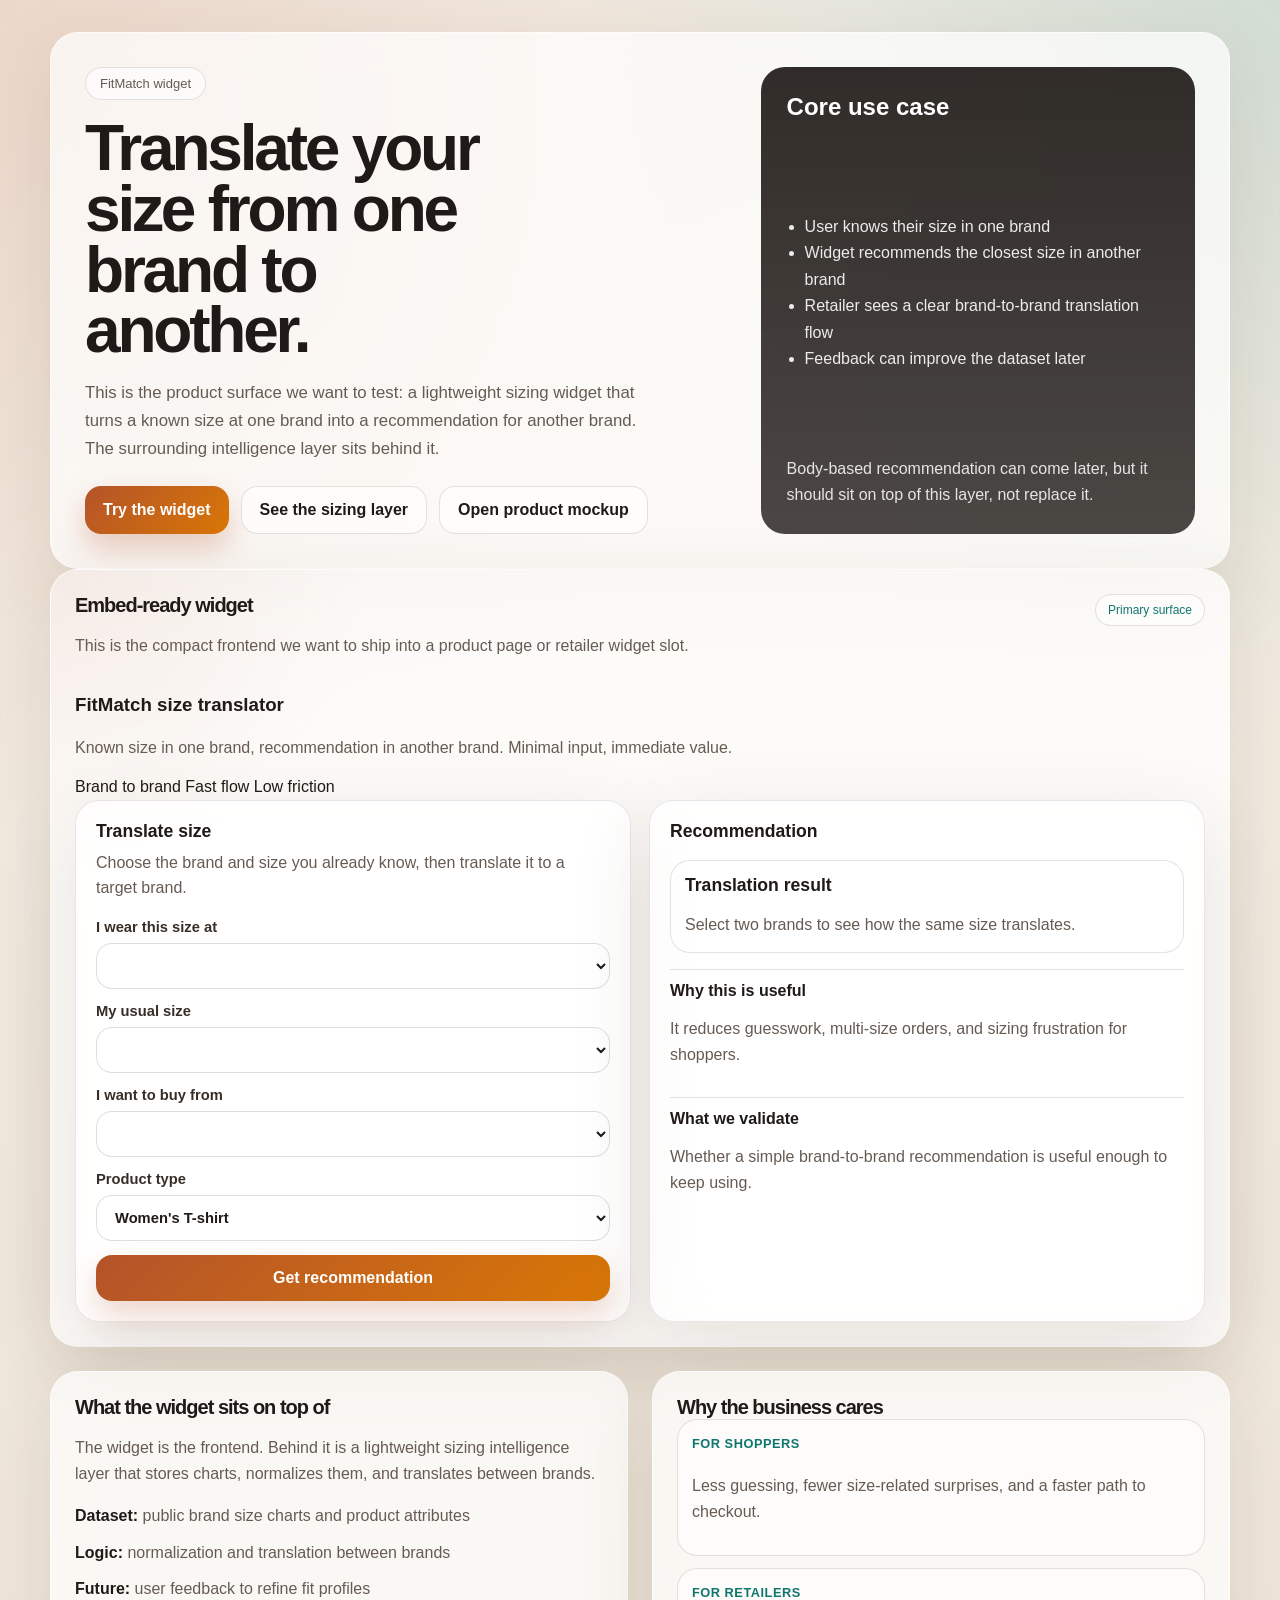
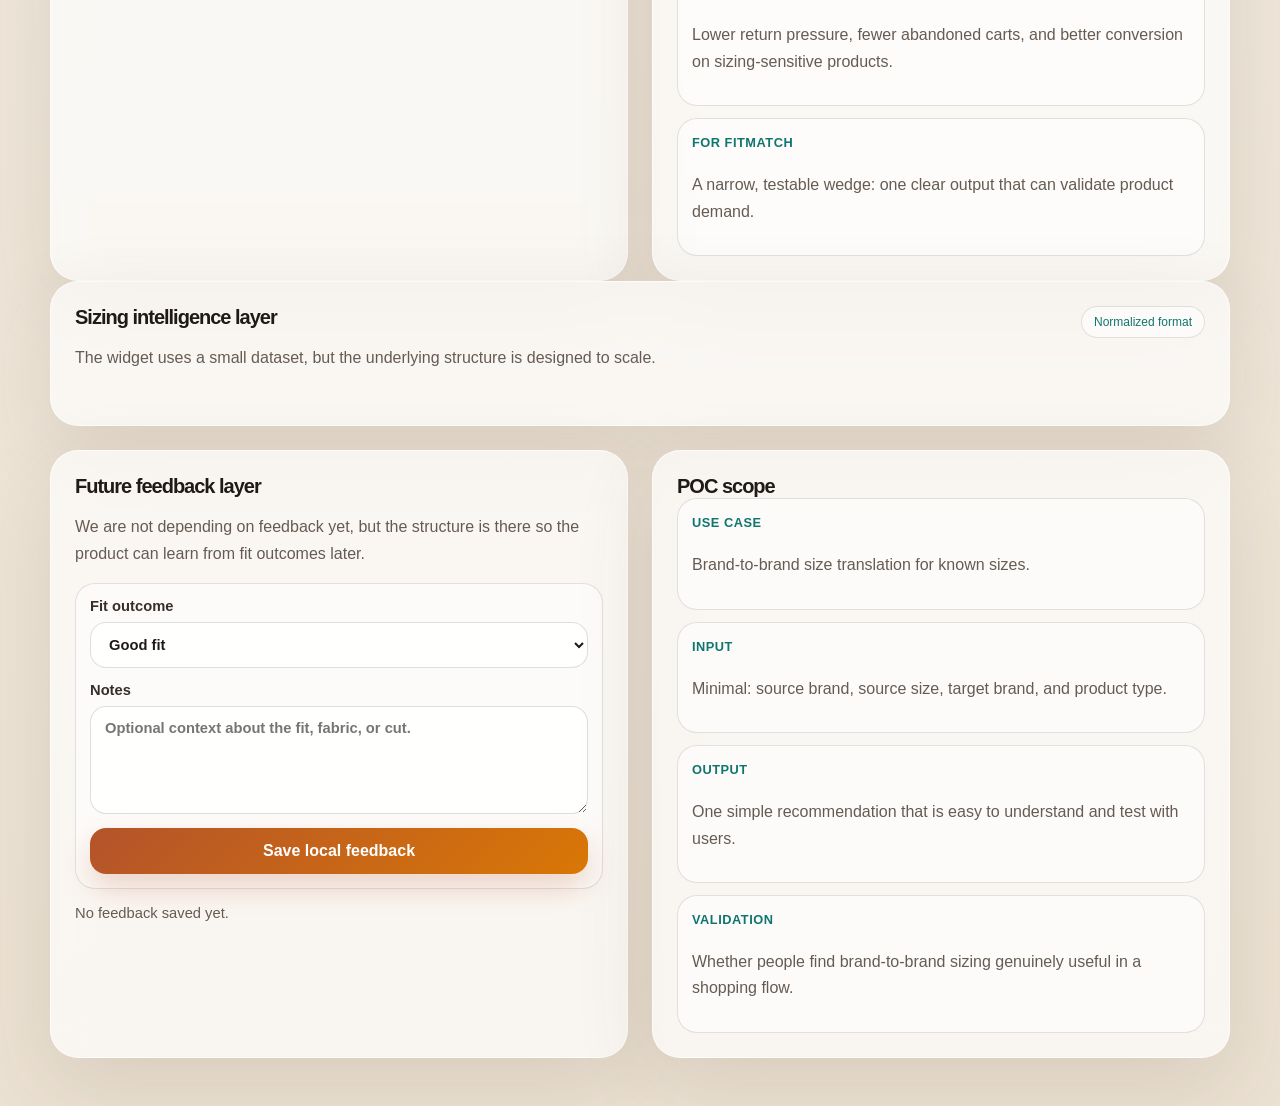
<file: index.html>
<!doctype html>
<html lang="en">
<head>
  <meta charset="utf-8" />
  <meta name="viewport" content="width=device-width, initial-scale=1" />
  <title>FitMatch - Sizing Intelligence Layer</title>
  <meta name="description" content="FitMatch helps translate and compare sizes across brands with a lightweight sizing intelligence layer." />
  <link rel="stylesheet" href="./css/styles.css?v=20260419-5" />
  <script src="./js/data.js?v=20260419-5" defer></script>
  <script src="./js/normalization.js?v=20260419-5" defer></script>
  <script src="./js/translator.js?v=20260419-5" defer></script>
  <script src="./js/app.js?v=20260419-5" defer></script>
</head>
<body>
  <main class="app-shell">
    <section class="hero card">
      <div class="hero-copy">
        <div class="eyebrow">FitMatch widget</div>
        <h1>Translate your size from one brand to another.</h1>
        <p class="lead">
          This is the product surface we want to test: a lightweight sizing widget that turns a
          known size at one brand into a recommendation for another brand. The surrounding
          intelligence layer sits behind it.
        </p>

        <div class="hero-actions">
          <a href="#widget" class="primary-link">Try the widget</a>
          <a href="#system" class="secondary-link">See the sizing layer</a>
          <a href="./mockup.html?v=20260419-5" class="secondary-link">Open product mockup</a>
        </div>
      </div>

      <aside class="hero-panel">
        <h2>Core use case</h2>
        <ul>
          <li>User knows their size in one brand</li>
          <li>Widget recommends the closest size in another brand</li>
          <li>Retailer sees a clear brand-to-brand translation flow</li>
          <li>Feedback can improve the dataset later</li>
        </ul>
        <p class="note">
          Body-based recommendation can come later, but it should sit on top of this layer, not replace it.
        </p>
      </aside>
    </section>

    <section id="widget" class="card section-card widget-card">
      <div class="section-heading">
        <div>
          <h2>Embed-ready widget</h2>
          <p>This is the compact frontend we want to ship into a product page or retailer widget slot.</p>
        </div>
        <span class="badge">Primary surface</span>
      </div>

      <div class="widget-shell">
        <div class="widget-shell-top">
          <div>
            <h3>FitMatch size translator</h3>
            <p>Known size in one brand, recommendation in another brand. Minimal input, immediate value.</p>
          </div>
          <div class="widget-chip-row">
            <span class="widget-chip">Brand to brand</span>
            <span class="widget-chip">Fast flow</span>
            <span class="widget-chip">Low friction</span>
          </div>
        </div>

        <div class="grid two-up widget-grid">
          <article class="widget-form card">
            <div class="widget-header">
              <h3>Translate size</h3>
              <p>Choose the brand and size you already know, then translate it to a target brand.</p>
            </div>

            <form id="compareForm" class="form-grid">
              <label>
                I wear this size at
                <select id="sourceBrand"></select>
              </label>

              <label>
                My usual size
                <select id="sourceSize"></select>
              </label>

              <label>
                I want to buy from
                <select id="targetBrand"></select>
              </label>

              <label>
                Product type
                <select id="productType">
                  <option value="tshirt">Women's T-shirt</option>
                </select>
              </label>

              <button type="submit">Get recommendation</button>
            </form>
          </article>

          <article class="widget-result card">
            <h3>Recommendation</h3>
            <div id="translationResult" class="result-box">
              <h3>Translation result</h3>
              <p>Select two brands to see how the same size translates.</p>
            </div>
            <div class="widget-summary">
              <div>
                <strong>Why this is useful</strong>
                <p>It reduces guesswork, multi-size orders, and sizing frustration for shoppers.</p>
              </div>
              <div>
                <strong>What we validate</strong>
                <p>Whether a simple brand-to-brand recommendation is useful enough to keep using.</p>
              </div>
            </div>
          </article>
        </div>
      </div>
    </section>

    <section class="grid two-up">
      <article class="card section-card">
        <h2>What the widget sits on top of</h2>
        <p>
          The widget is the frontend. Behind it is a lightweight sizing intelligence layer that
          stores charts, normalizes them, and translates between brands.
        </p>
        <div class="bullet-list">
          <div><strong>Dataset:</strong> public brand size charts and product attributes</div>
          <div><strong>Logic:</strong> normalization and translation between brands</div>
          <div><strong>Future:</strong> user feedback to refine fit profiles</div>
        </div>
      </article>

      <article class="card section-card">
        <h2>Why the business cares</h2>
        <div class="architecture">
          <div>
            <span>For shoppers</span>
            <p>Less guessing, fewer size-related surprises, and a faster path to checkout.</p>
          </div>
          <div>
            <span>For retailers</span>
            <p>Lower return pressure, fewer abandoned carts, and better conversion on sizing-sensitive products.</p>
          </div>
          <div>
            <span>For FitMatch</span>
            <p>A narrow, testable wedge: one clear output that can validate product demand.</p>
          </div>
        </div>
      </article>
    </section>

    <section id="system" class="card section-card">
      <div class="section-heading">
        <div>
          <h2>Sizing intelligence layer</h2>
          <p>The widget uses a small dataset, but the underlying structure is designed to scale.</p>
        </div>
        <span class="badge">Normalized format</span>
      </div>
      <div id="datasetGrid" class="brand-grid"></div>
    </section>

    <section class="grid two-up">
      <article class="card section-card">
        <h2>Future feedback layer</h2>
        <p>
          We are not depending on feedback yet, but the structure is there so the product can
          learn from fit outcomes later.
        </p>
        <div class="feedback-box">
          <label>
            Fit outcome
            <select id="feedbackOutcome">
              <option value="too_small">Too small</option>
              <option value="good_fit" selected>Good fit</option>
              <option value="too_large">Too large</option>
            </select>
          </label>
          <label>
            Notes
            <textarea id="feedbackNotes" rows="5" placeholder="Optional context about the fit, fabric, or cut."></textarea>
          </label>
          <button type="button" id="saveFeedback">Save local feedback</button>
        </div>
        <div id="feedbackStatus" class="micro-status">No feedback saved yet.</div>
      </article>

      <article class="card section-card">
        <h2>POC scope</h2>
        <div class="architecture">
          <div>
            <span>Use case</span>
            <p>Brand-to-brand size translation for known sizes.</p>
          </div>
          <div>
            <span>Input</span>
            <p>Minimal: source brand, source size, target brand, and product type.</p>
          </div>
          <div>
            <span>Output</span>
            <p>One simple recommendation that is easy to understand and test with users.</p>
          </div>
          <div>
            <span>Validation</span>
            <p>Whether people find brand-to-brand sizing genuinely useful in a shopping flow.</p>
          </div>
        </div>
      </article>
    </section>
  </main>
</body>
</html>
</file>
<file: css/styles.css>
:root {
  --bg: #f5efe6;
  --bg-2: #ebe1d2;
  --card: rgba(255, 255, 255, 0.7);
  --card-border: rgba(36, 28, 22, 0.12);
  --text: #1f1a17;
  --muted: #665b52;
  --accent: #b4532a;
  --accent-2: #0f766e;
  --shadow: 0 24px 80px rgba(74, 47, 31, 0.12);
  --radius: 28px;
}

* {
  box-sizing: border-box;
}

html {
  scroll-behavior: smooth;
}

body {
  margin: 0;
  min-height: 100vh;
  color: var(--text);
  font-family: Inter, "Segoe UI", Arial, sans-serif;
  background:
    radial-gradient(circle at top left, rgba(180, 83, 42, 0.15), transparent 28%),
    radial-gradient(circle at top right, rgba(15, 118, 110, 0.15), transparent 24%),
    linear-gradient(180deg, var(--bg) 0%, var(--bg-2) 100%);
}

a {
  color: inherit;
  text-decoration: none;
}

.app-shell {
  width: min(1180px, calc(100% - 32px));
  margin: 0 auto;
  padding: 32px 0 48px;
}

.card {
  background: var(--card);
  border: 1px solid rgba(255, 255, 255, 0.6);
  backdrop-filter: blur(16px);
  box-shadow: var(--shadow);
  border-radius: var(--radius);
}

.hero {
  display: grid;
  grid-template-columns: 1.2fr 0.8fr;
  gap: 24px;
  padding: 34px;
}

.hero-copy h1,
.section-card h2 {
  margin: 0;
  letter-spacing: -0.05em;
}

.hero-copy h1 {
  font-size: clamp(2.4rem, 5vw, 4.8rem);
  line-height: 0.95;
  max-width: 12ch;
}

.eyebrow,
.badge {
  display: inline-flex;
  align-items: center;
  border-radius: 999px;
  border: 1px solid var(--card-border);
  background: rgba(255, 255, 255, 0.55);
}

.eyebrow {
  padding: 8px 14px;
  font-size: 13px;
  color: var(--muted);
  margin-bottom: 18px;
}

.lead,
.section-card p,
.hero-panel li,
.hero-panel .note,
.result-box p,
.micro-status,
.architecture p,
.bullet-list {
  color: var(--muted);
  line-height: 1.65;
}

.lead {
  margin: 18px 0 0;
  max-width: 62ch;
  font-size: 1.05rem;
}

.hero-actions {
  display: flex;
  flex-wrap: wrap;
  gap: 12px;
  margin-top: 24px;
}

.primary-link,
.secondary-link,
button {
  border-radius: 16px;
  padding: 14px 18px;
  font: inherit;
  font-weight: 700;
}

.primary-link,
.secondary-link {
  display: inline-flex;
  align-items: center;
  justify-content: center;
}

.primary-link {
  color: #fff;
  background: linear-gradient(135deg, var(--accent), #d97706);
  box-shadow: 0 14px 30px rgba(180, 83, 42, 0.28);
}

.secondary-link {
  border: 1px solid var(--card-border);
  background: rgba(255, 255, 255, 0.6);
}

.hero-panel {
  padding: 26px;
  display: flex;
  flex-direction: column;
  justify-content: space-between;
  gap: 18px;
  color: #fff;
  border-radius: calc(var(--radius) - 4px);
  background:
    linear-gradient(180deg, rgba(31, 26, 23, 0.92), rgba(31, 26, 23, 0.8)),
    url("https://images.unsplash.com/photo-1483985988355-763728e1935b?auto=format&fit=crop&w=1200&q=80") center/cover;
}

.hero-panel h2 {
  margin: 0 0 10px;
}

.hero-panel ul {
  margin: 0;
  padding-left: 18px;
}

.hero-panel li {
  color: rgba(255, 255, 255, 0.9);
}

.hero-panel .note {
  color: rgba(255, 255, 255, 0.86);
  margin: 0;
}

.grid {
  display: grid;
  gap: 24px;
  margin-top: 24px;
}

.two-up {
  grid-template-columns: repeat(2, minmax(0, 1fr));
}

.section-card {
  padding: 24px;
}

.widget-card {
  background:
    radial-gradient(circle at top left, rgba(180, 83, 42, 0.08), transparent 22%),
    rgba(255, 255, 255, 0.78);
}

.section-heading {
  display: flex;
  align-items: flex-start;
  justify-content: space-between;
  gap: 16px;
  margin-bottom: 14px;
}

.section-card h2 {
  font-size: 1.25rem;
}

.badge {
  padding: 8px 12px;
  font-size: 12px;
  color: var(--accent-2);
  white-space: nowrap;
}

.bullet-list {
  display: grid;
  gap: 10px;
  margin-top: 16px;
}

.bullet-list strong {
  color: var(--text);
}

.architecture {
  display: grid;
  gap: 12px;
}

.architecture > div,
.brand-card,
.result-box,
.feedback-box {
  border: 1px solid var(--card-border);
  border-radius: 20px;
  background: rgba(255, 255, 255, 0.52);
  padding: 14px;
}

.architecture span {
  display: inline-flex;
  margin-bottom: 6px;
  font-size: 0.8rem;
  font-weight: 700;
  letter-spacing: 0.04em;
  text-transform: uppercase;
  color: var(--accent-2);
}

.brand-grid {
  display: grid;
  grid-template-columns: repeat(3, minmax(0, 1fr));
  gap: 12px;
}

.brand-card h3,
.result-box h3 {
  margin: 0 0 8px;
  font-size: 1rem;
}

.brand-card ul {
  margin: 10px 0 0;
  padding-left: 18px;
}

.form-grid,
.feedback-box {
  display: grid;
  gap: 14px;
}

.widget-grid {
  gap: 18px;
  margin-top: 4px;
}

.widget-form,
.widget-result {
  padding: 20px;
  border-radius: 24px;
  background: rgba(255, 255, 255, 0.6);
  border: 1px solid rgba(36, 28, 22, 0.1);
}

.widget-header h3,
.widget-result h3 {
  margin: 0 0 8px;
  font-size: 1.1rem;
}

.widget-header p {
  margin: 0 0 18px;
  color: var(--muted);
  line-height: 1.6;
}

.widget-summary {
  display: grid;
  gap: 12px;
  margin-top: 16px;
}

.widget-summary > div {
  padding-top: 12px;
  border-top: 1px solid rgba(36, 28, 22, 0.12);
}

.widget-summary strong {
  display: block;
  margin-bottom: 4px;
}

label {
  display: grid;
  gap: 8px;
  font-size: 0.92rem;
  font-weight: 600;
  color: #372e28;
}

select,
textarea {
  width: 100%;
  border: 1px solid rgba(31, 26, 23, 0.14);
  border-radius: 16px;
  padding: 13px 14px;
  font: inherit;
  background: rgba(255, 255, 255, 0.82);
  color: var(--text);
  outline: none;
}

select:focus,
textarea:focus {
  border-color: rgba(180, 83, 42, 0.45);
}

button {
  border: 0;
  cursor: pointer;
  background: linear-gradient(135deg, var(--accent), #d97706);
  color: #fff;
  box-shadow: 0 14px 30px rgba(180, 83, 42, 0.24);
}

.result-box {
  margin-top: 18px;
}

.result-box p:last-child {
  margin-bottom: 0;
}

.micro-status {
  margin-top: 12px;
  font-size: 0.92rem;
}

@media (max-width: 920px) {
  .hero,
  .two-up,
  .brand-grid {
    grid-template-columns: 1fr;
  }

  .hero,
  .section-card {
    padding: 22px;
  }

  .section-heading {
    flex-direction: column;
  }

  .hero-copy h1 {
    max-width: none;
  }

  .widget-form,
  .widget-result {
    padding: 18px;
  }
}
</file>
